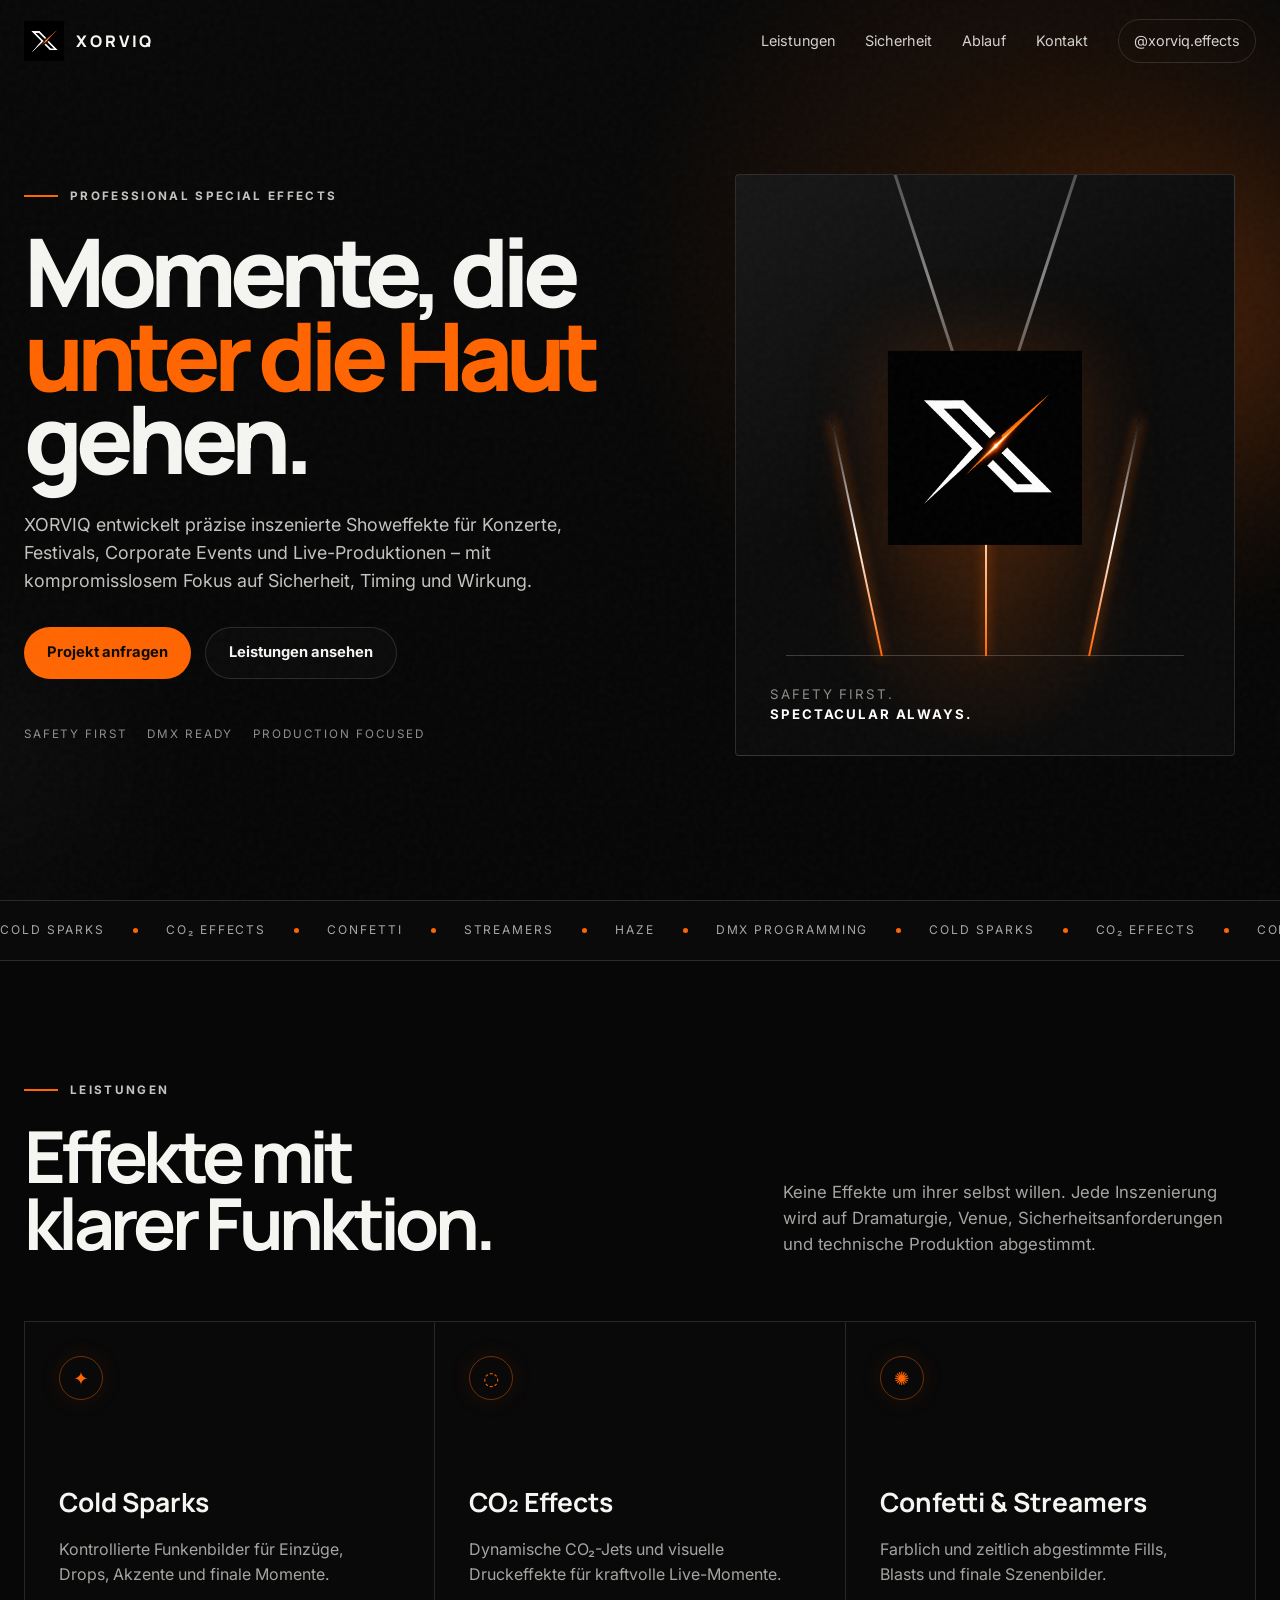
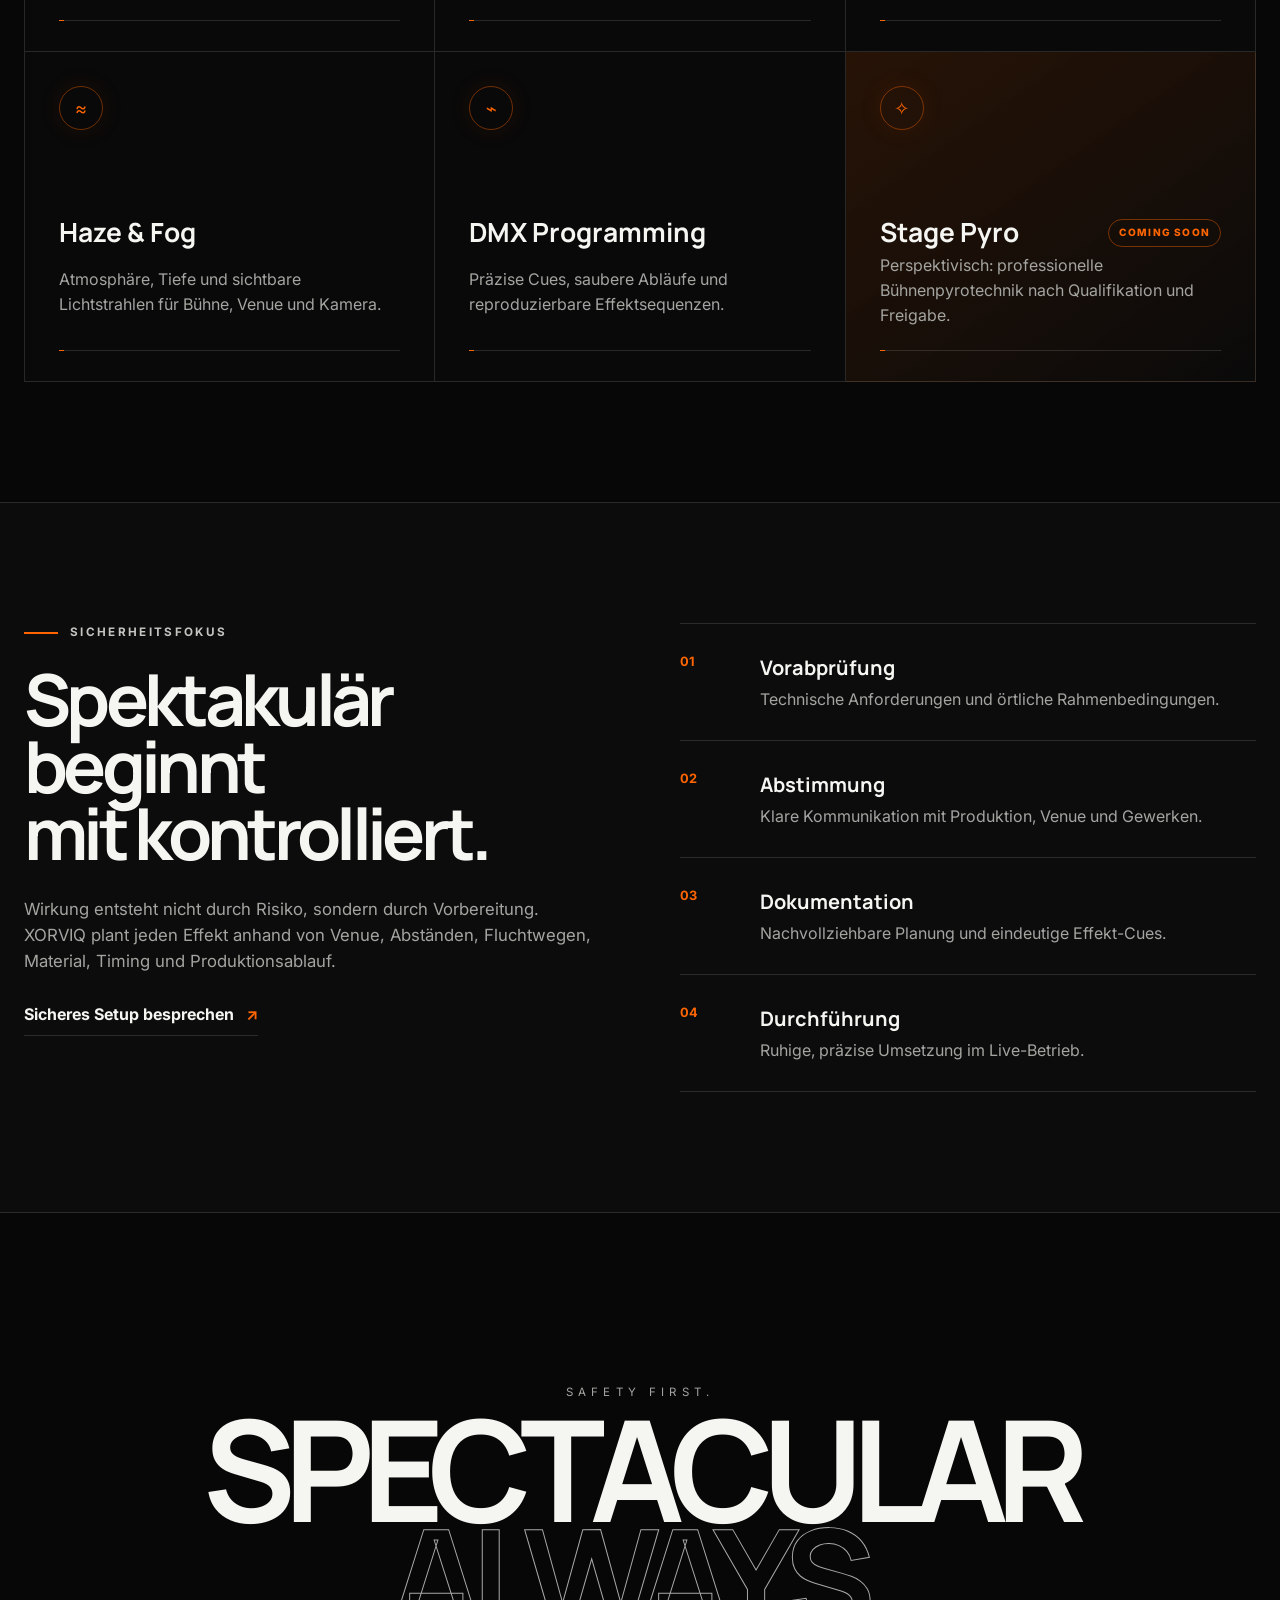
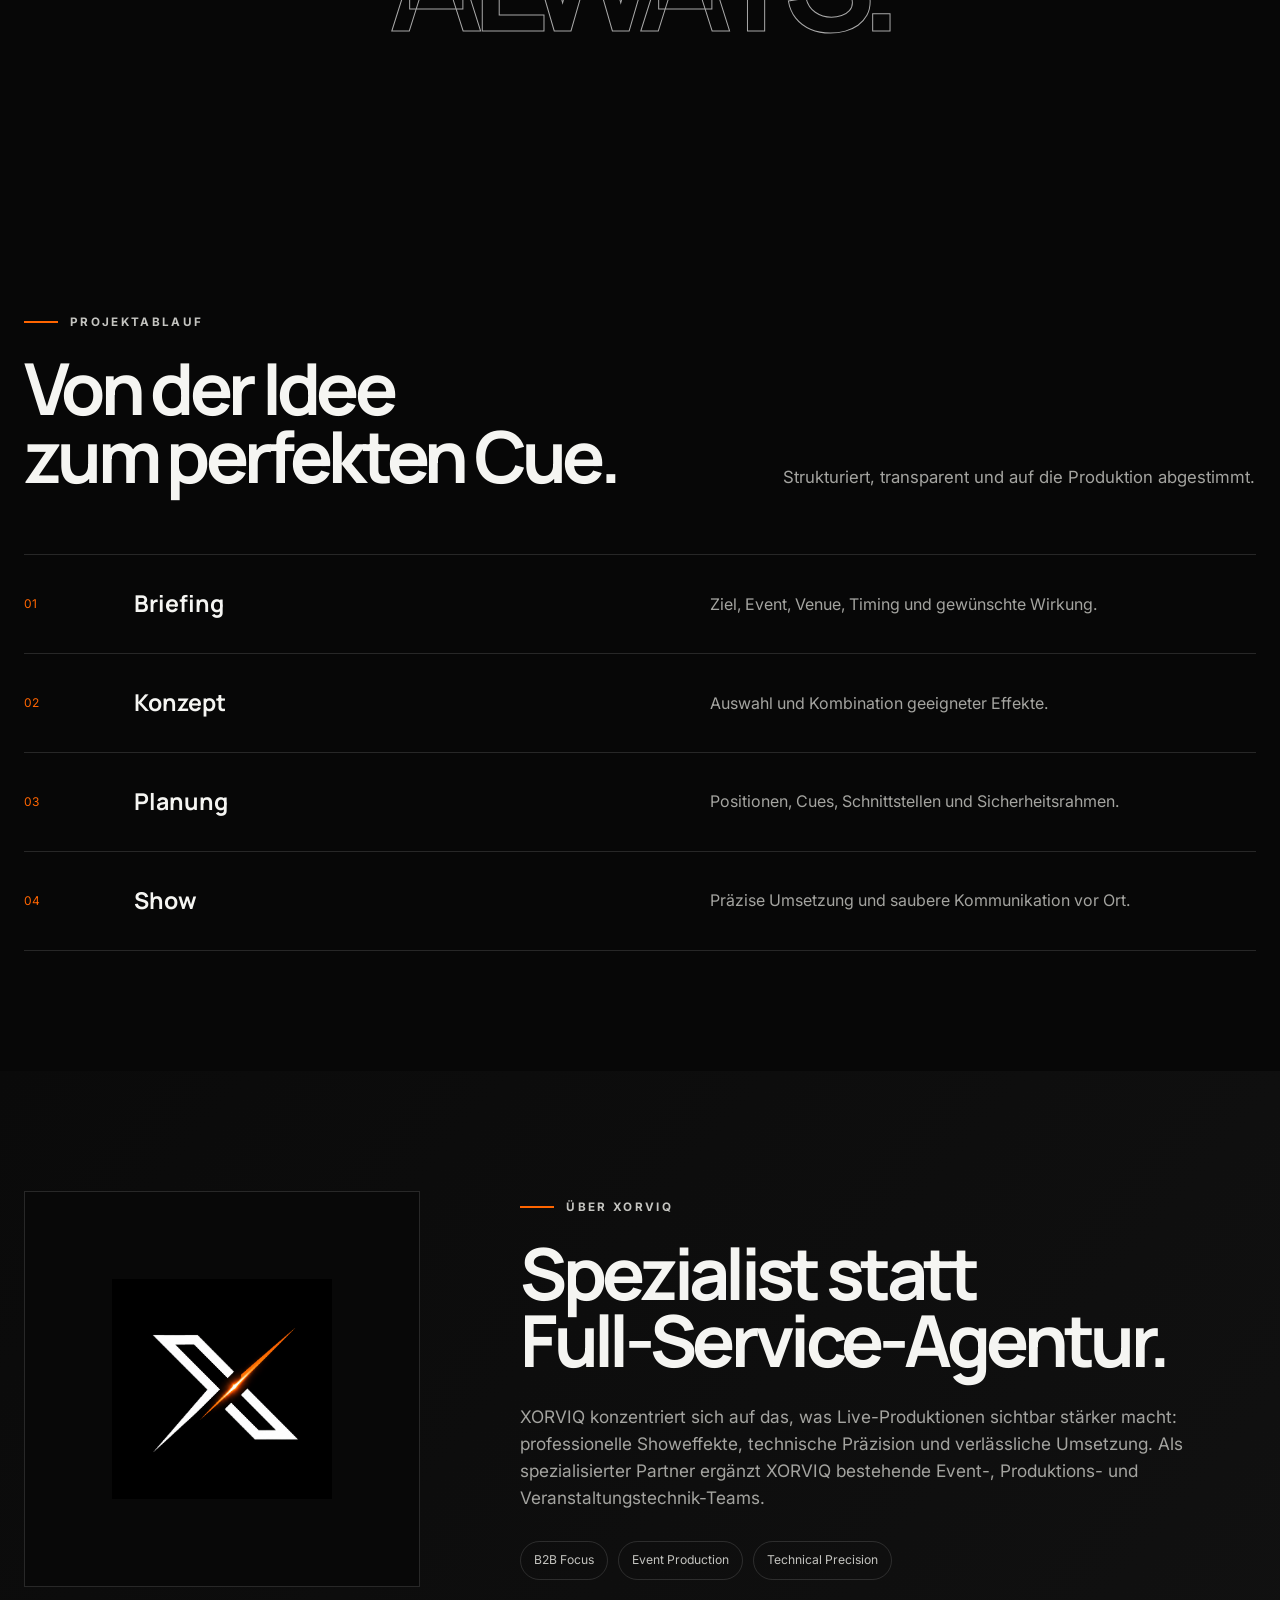
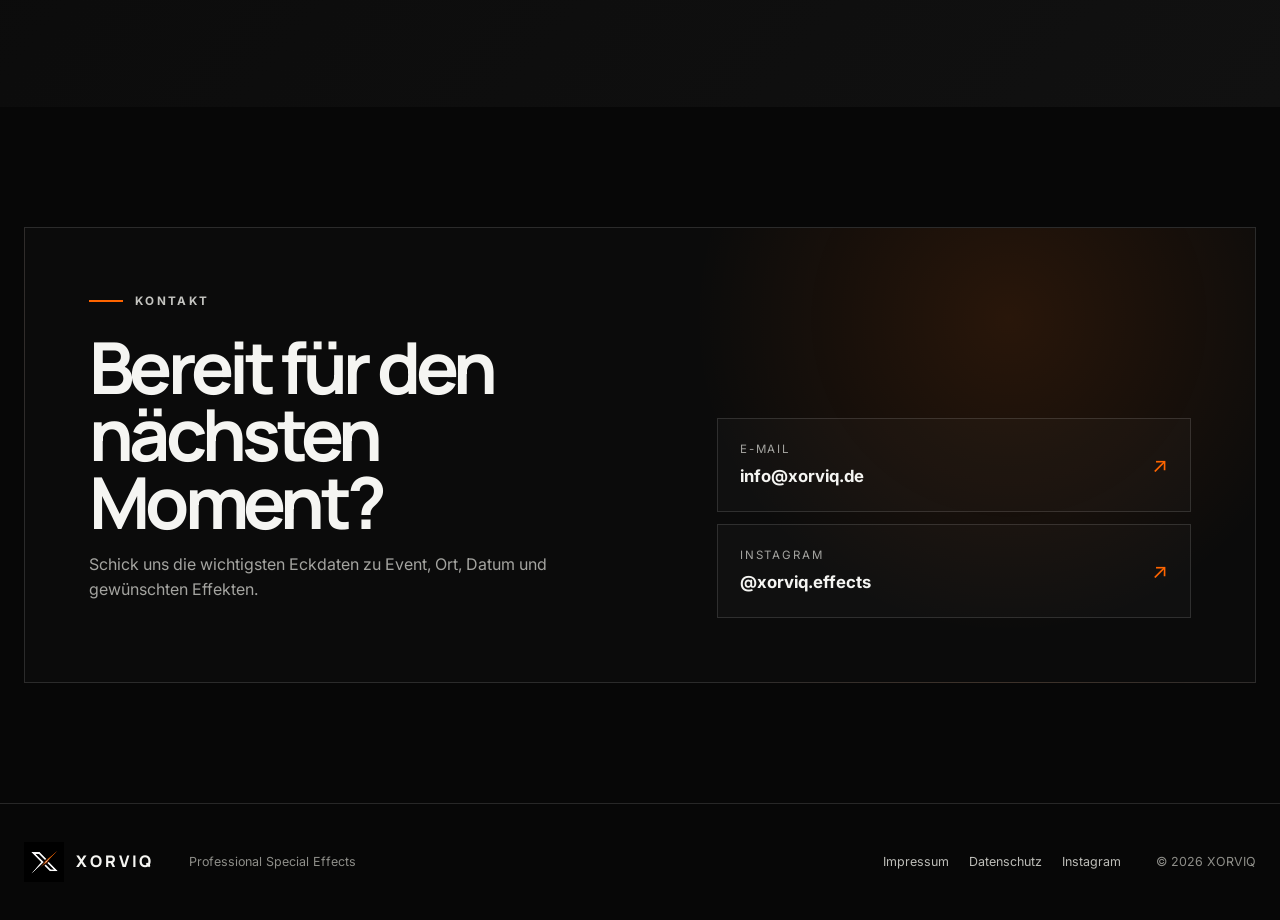
<file: index.html>
<!doctype html>
<html lang="de">
<head>
  <meta charset="utf-8">
  <meta name="viewport" content="width=device-width, initial-scale=1">
  <meta name="theme-color" content="#070707">
  <meta name="description" content="XORVIQ realisiert professionelle Showeffekte für Konzerte, Festivals, Corporate Events und Live-Produktionen – präzise geplant, sicher umgesetzt.">
  <meta name="robots" content="index,follow">
  <meta property="og:title" content="XORVIQ | Professional Special Effects">
  <meta property="og:description" content="Cold Sparks, CO₂, Konfetti, Streamer, Haze und DMX-Programmierung für professionelle Live-Produktionen.">
  <meta property="og:type" content="website">
  <meta property="og:url" content="https://xorviq.com/">
  <title>XORVIQ | Professional Special Effects</title>
  <link rel="icon" href="assets/Xorviq_favicon.png">
  <link rel="apple-touch-icon" href="assets/Xorviq_favicon.png">
  <link rel="stylesheet" href="assets/style.css">
  <script defer src="assets/script.js"></script>
</head>
<body>
  <div class="noise" aria-hidden="true"></div>

  <header class="site-header" id="top">
    <div class="nav-shell">
      <a class="brand" href="#top" aria-label="XORVIQ Startseite">
        <img src="assets/xorviq-x-logo.png" alt="" width="44" height="44">
        <span>XORVIQ</span>
      </a>

      <button class="nav-toggle" type="button" aria-label="Menü öffnen" aria-expanded="false">
        <span></span><span></span>
      </button>

      <nav class="nav-links" aria-label="Hauptnavigation">
        <a href="#leistungen">Leistungen</a>
        <a href="#sicherheit">Sicherheit</a>
        <a href="#ablauf">Ablauf</a>
        <a href="#kontakt">Kontakt</a>
        <a class="nav-instagram" href="https://www.instagram.com/xorviq.effects/" target="_blank" rel="noopener noreferrer">@xorviq.effects</a>
      </nav>
    </div>
  </header>

  <main>
    <section class="hero section">
      <div class="hero-glow hero-glow-one" aria-hidden="true"></div>
      <div class="hero-glow hero-glow-two" aria-hidden="true"></div>

      <div class="container hero-grid">
        <div class="hero-copy reveal">
          <p class="eyebrow"><span></span> Professional Special Effects</p>
          <h1>Momente, die<br><em>unter die Haut</em><br>gehen.</h1>
          <p class="hero-text">
            XORVIQ entwickelt präzise inszenierte Showeffekte für Konzerte, Festivals,
            Corporate Events und Live-Produktionen – mit kompromisslosem Fokus auf
            Sicherheit, Timing und Wirkung.
          </p>
          <div class="hero-actions">
            <a class="button button-primary" href="#kontakt">Projekt anfragen</a>
            <a class="button button-ghost" href="#leistungen">Leistungen ansehen</a>
          </div>
          <div class="hero-meta" aria-label="XORVIQ Eigenschaften">
            <span>Safety First</span>
            <span>DMX Ready</span>
            <span>Production Focused</span>
          </div>
        </div>

        <div class="hero-visual reveal" aria-hidden="true">
          <div class="stage">
            <div class="beam beam-a"></div>
            <div class="beam beam-b"></div>
            <div class="spark spark-a"></div>
            <div class="spark spark-b"></div>
            <div class="spark spark-c"></div>
            <div class="stage-mark">
              <img src="assets/xorviq-x-logo.png" alt="">
            </div>
            <p>Safety First.<br><strong>Spectacular Always.</strong></p>
          </div>
        </div>
      </div>
    </section>

    <section class="ticker" aria-label="Leistungsübersicht">
      <div class="ticker-track">
        <span>Cold Sparks</span><i></i><span>CO₂ Effects</span><i></i><span>Confetti</span><i></i>
        <span>Streamers</span><i></i><span>Haze</span><i></i><span>DMX Programming</span><i></i>
        <span>Cold Sparks</span><i></i><span>CO₂ Effects</span><i></i><span>Confetti</span><i></i>
        <span>Streamers</span><i></i><span>Haze</span><i></i><span>DMX Programming</span>
      </div>
    </section>

    <section class="section services" id="leistungen">
      <div class="container">
        <div class="section-head reveal">
          <div>
            <p class="eyebrow"><span></span> Leistungen</p>
            <h2>Effekte mit<br>klarer Funktion.</h2>
          </div>
          <p>
            Keine Effekte um ihrer selbst willen. Jede Inszenierung wird auf Dramaturgie,
            Venue, Sicherheitsanforderungen und technische Produktion abgestimmt.
          </p>
        </div>

        <div class="service-grid">
          <article class="service-card reveal">
            <span class="service-icon" aria-hidden="true">✦</span>
            <h3>Cold Sparks</h3>
            <p>Kontrollierte Funkenbilder für Einzüge, Drops, Akzente und finale Momente.</p>
            <div class="service-line"></div>
          </article>
          <article class="service-card reveal">
            <span class="service-icon" aria-hidden="true">◌</span>
            <h3>CO₂ Effects</h3>
            <p>Dynamische CO₂-Jets und visuelle Druckeffekte für kraftvolle Live-Momente.</p>
            <div class="service-line"></div>
          </article>
          <article class="service-card reveal">
            <span class="service-icon" aria-hidden="true">✺</span>
            <h3>Confetti & Streamers</h3>
            <p>Farblich und zeitlich abgestimmte Fills, Blasts und finale Szenenbilder.</p>
            <div class="service-line"></div>
          </article>
          <article class="service-card reveal">
            <span class="service-icon" aria-hidden="true">≈</span>
            <h3>Haze & Fog</h3>
            <p>Atmosphäre, Tiefe und sichtbare Lichtstrahlen für Bühne, Venue und Kamera.</p>
            <div class="service-line"></div>
          </article>
          <article class="service-card reveal">
            <span class="service-icon" aria-hidden="true">⌁</span>
            <h3>DMX Programming</h3>
            <p>Präzise Cues, saubere Abläufe und reproduzierbare Effektsequenzen.</p>
            <div class="service-line"></div>
          </article>
          <article class="service-card reveal service-card-accent">
            <span class="service-icon" aria-hidden="true">✧</span>
            <div class="service-title-row"><h3>Stage Pyro</h3><span class="coming-soon">Coming Soon</span></div>
            <p>Perspektivisch: professionelle Bühnenpyrotechnik nach Qualifikation und Freigabe.</p>
            <div class="service-line"></div>
          </article>
        </div>
      </div>
    </section>

    <section class="section safety" id="sicherheit">
      <div class="container safety-grid">
        <div class="safety-copy reveal">
          <p class="eyebrow"><span></span> Sicherheitsfokus</p>
          <h2>Spektakulär beginnt<br>mit kontrolliert.</h2>
          <p>
            Wirkung entsteht nicht durch Risiko, sondern durch Vorbereitung. XORVIQ plant
            jeden Effekt anhand von Venue, Abständen, Fluchtwegen, Material, Timing und
            Produktionsablauf.
          </p>
          <a class="text-link" href="#kontakt">Sicheres Setup besprechen <span>↗</span></a>
        </div>

        <div class="safety-panel reveal">
          <div class="safety-item">
            <strong>01</strong>
            <div><h3>Vorabprüfung</h3><p>Technische Anforderungen und örtliche Rahmenbedingungen.</p></div>
          </div>
          <div class="safety-item">
            <strong>02</strong>
            <div><h3>Abstimmung</h3><p>Klare Kommunikation mit Produktion, Venue und Gewerken.</p></div>
          </div>
          <div class="safety-item">
            <strong>03</strong>
            <div><h3>Dokumentation</h3><p>Nachvollziehbare Planung und eindeutige Effekt-Cues.</p></div>
          </div>
          <div class="safety-item">
            <strong>04</strong>
            <div><h3>Durchführung</h3><p>Ruhige, präzise Umsetzung im Live-Betrieb.</p></div>
          </div>
        </div>
      </div>
    </section>

    <section class="statement section">
      <div class="container reveal">
        <p>SAFETY FIRST.</p>
        <h2>SPECTACULAR<br><span>ALWAYS.</span></h2>
      </div>
    </section>

    <section class="section process" id="ablauf">
      <div class="container">
        <div class="section-head reveal">
          <div>
            <p class="eyebrow"><span></span> Projektablauf</p>
            <h2>Von der Idee<br>zum perfekten Cue.</h2>
          </div>
          <p>Strukturiert, transparent und auf die Produktion abgestimmt.</p>
        </div>

        <ol class="process-list">
          <li class="reveal"><span>01</span><h3>Briefing</h3><p>Ziel, Event, Venue, Timing und gewünschte Wirkung.</p></li>
          <li class="reveal"><span>02</span><h3>Konzept</h3><p>Auswahl und Kombination geeigneter Effekte.</p></li>
          <li class="reveal"><span>03</span><h3>Planung</h3><p>Positionen, Cues, Schnittstellen und Sicherheitsrahmen.</p></li>
          <li class="reveal"><span>04</span><h3>Show</h3><p>Präzise Umsetzung und saubere Kommunikation vor Ort.</p></li>
        </ol>
      </div>
    </section>

    <section class="section about">
      <div class="container about-grid">
        <div class="about-mark reveal">
          <img src="assets/xorviq-x-logo.png" alt="XORVIQ X">
        </div>
        <div class="about-copy reveal">
          <p class="eyebrow"><span></span> Über XORVIQ</p>
          <h2>Spezialist statt<br>Full-Service-Agentur.</h2>
          <p>
            XORVIQ konzentriert sich auf das, was Live-Produktionen sichtbar stärker macht:
            professionelle Showeffekte, technische Präzision und verlässliche Umsetzung.
            Als spezialisierter Partner ergänzt XORVIQ bestehende Event-, Produktions- und
            Veranstaltungstechnik-Teams.
          </p>
          <div class="about-tags">
            <span>B2B Focus</span><span>Event Production</span><span>Technical Precision</span>
          </div>
        </div>
      </div>
    </section>

    <section class="section contact" id="kontakt">
      <div class="container contact-shell reveal">
        <div>
          <p class="eyebrow"><span></span> Kontakt</p>
          <h2>Bereit für den<br>nächsten Moment?</h2>
          <p>
            Schick uns die wichtigsten Eckdaten zu Event, Ort, Datum und gewünschten Effekten.
          </p>
        </div>

        <div class="contact-actions">
          <a class="contact-card" href="mailto:info@xorviq.de?subject=Projektanfrage%20XORVIQ">
            <span>E-Mail</span>
            <strong>info@xorviq.de</strong>
            <i>↗</i>
          </a>
          <a class="contact-card" href="https://www.instagram.com/xorviq.effects/" target="_blank" rel="noopener noreferrer">
            <span>Instagram</span>
            <strong>@xorviq.effects</strong>
            <i>↗</i>
          </a>
        </div>
      </div>
    </section>
  </main>

  <footer class="site-footer">
    <div class="container footer-grid">
      <a class="brand" href="#top">
        <img src="assets/xorviq-x-logo.png" alt="" width="38" height="38">
        <span>XORVIQ</span>
      </a>
      <p>Professional Special Effects</p>
      <div class="footer-links">
        <a href="impressum.html">Impressum</a>
        <a href="datenschutz.html">Datenschutz</a>
        <a href="https://www.instagram.com/xorviq.effects/" target="_blank" rel="noopener noreferrer">Instagram</a>
      </div>
      <p class="copyright">© <span id="year"></span> XORVIQ</p>
    </div>
  </footer>
</body>
</html>
</file>
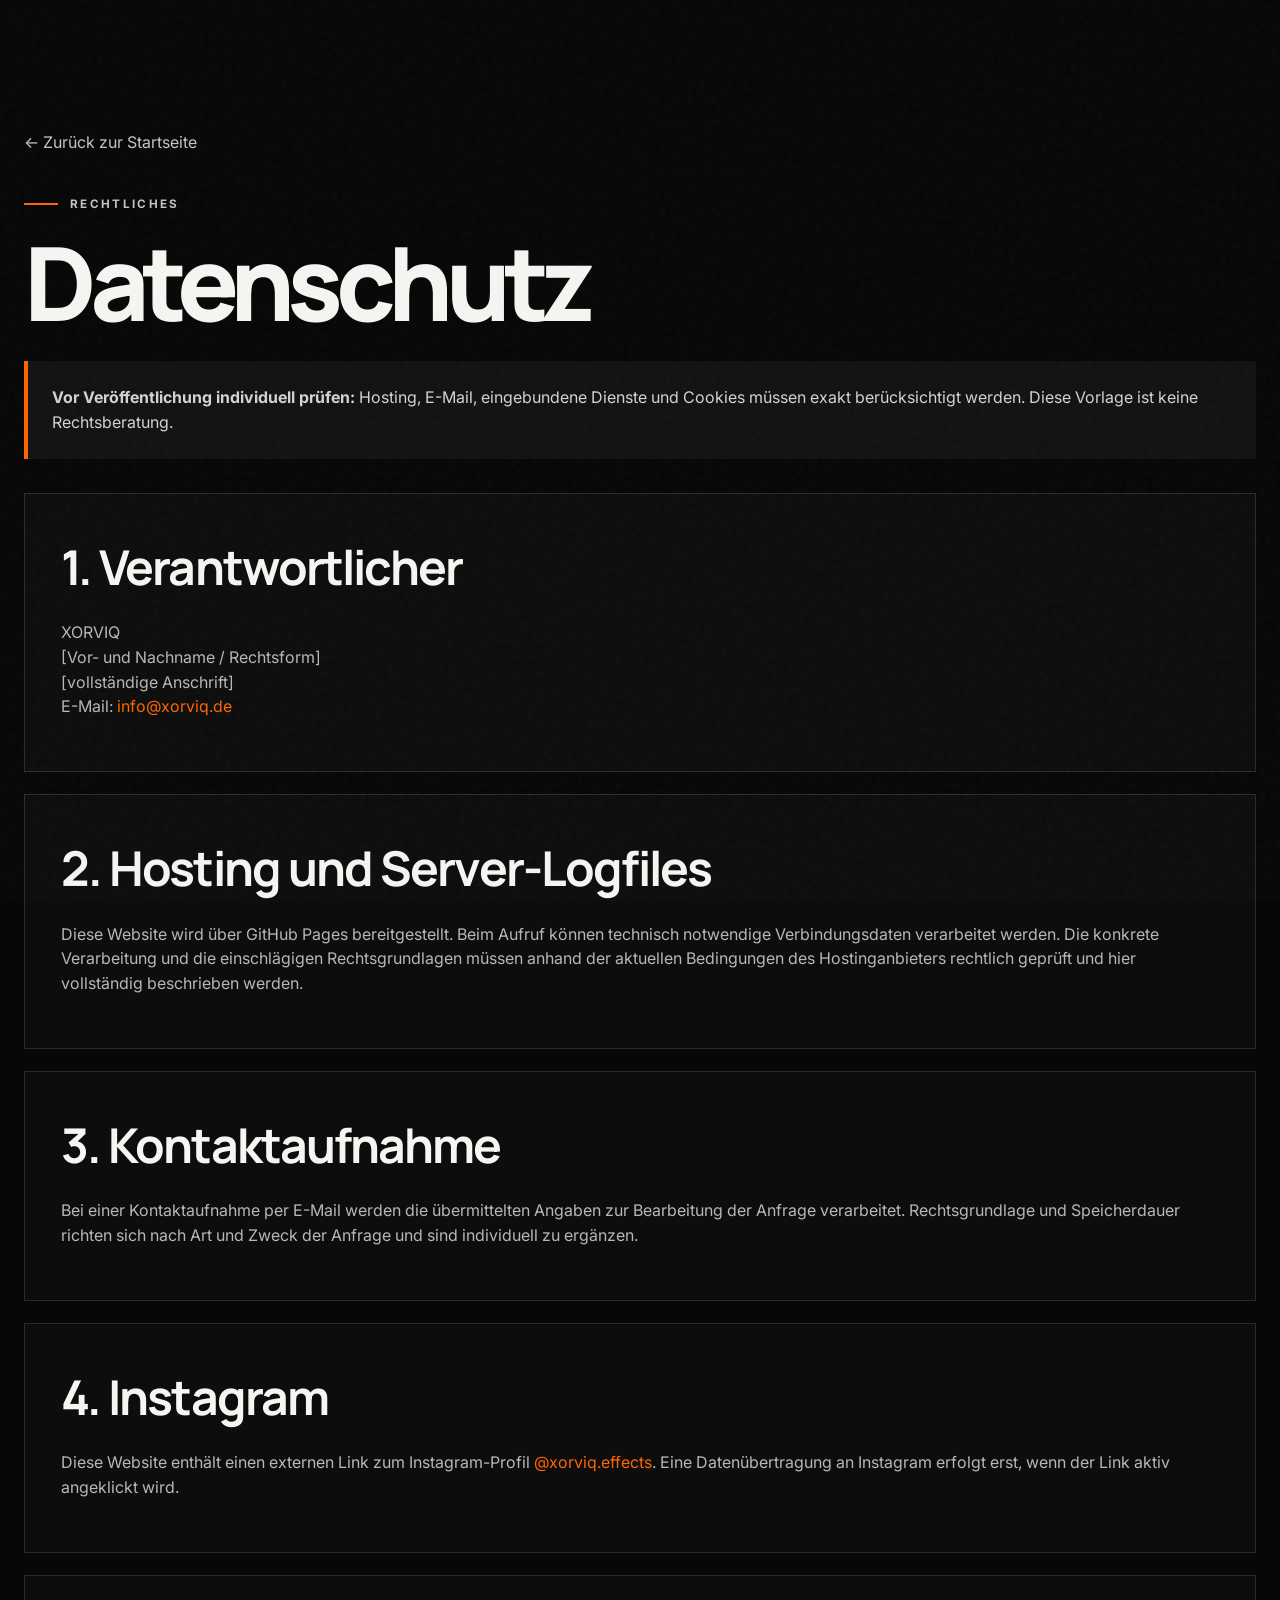
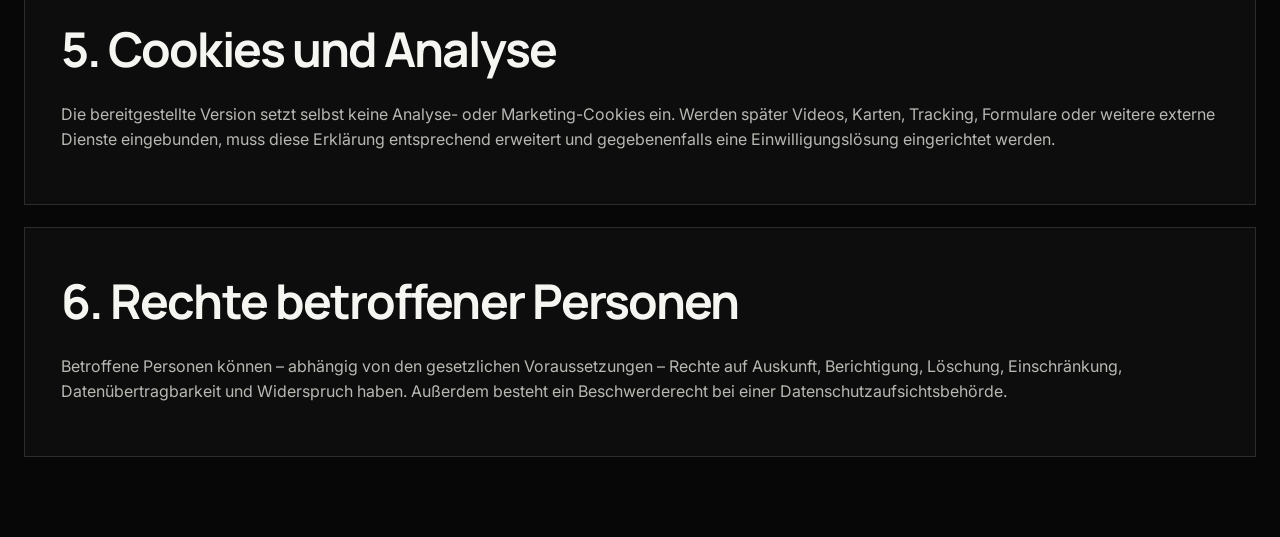
<file: datenschutz.html>
<!doctype html>
<html lang="de">
<head>
  <meta charset="utf-8">
  <meta name="viewport" content="width=device-width, initial-scale=1">
  <meta name="theme-color" content="#070707">
  <meta name="robots" content="noindex,follow">
  <title>Datenschutz | XORVIQ</title>
  <link rel="icon" href="assets/favicon.png">
  <link rel="stylesheet" href="assets/style.css">
</head>
<body>
  <div class="noise" aria-hidden="true"></div>
  <main class="legal-page">
    <div class="container">
      <a class="legal-back" href="index.html">← Zurück zur Startseite</a>
      <p class="eyebrow"><span></span> Rechtliches</p>
      <h1>Datenschutz</h1>

      <div class="legal-notice">
        <strong>Vor Veröffentlichung individuell prüfen:</strong>
        Hosting, E-Mail, eingebundene Dienste und Cookies müssen exakt berücksichtigt werden.
        Diese Vorlage ist keine Rechtsberatung.
      </div>

      <section class="legal-card">
        <h2>1. Verantwortlicher</h2>
        <p>
          XORVIQ<br>
          [Vor- und Nachname / Rechtsform]<br>
          [vollständige Anschrift]<br>
          E-Mail: <a href="mailto:info@xorviq.de">info@xorviq.de</a>
        </p>
      </section>

      <section class="legal-card">
        <h2>2. Hosting und Server-Logfiles</h2>
        <p>
          Diese Website wird über GitHub Pages bereitgestellt. Beim Aufruf können technisch
          notwendige Verbindungsdaten verarbeitet werden. Die konkrete Verarbeitung und die
          einschlägigen Rechtsgrundlagen müssen anhand der aktuellen Bedingungen des Hostinganbieters
          rechtlich geprüft und hier vollständig beschrieben werden.
        </p>
      </section>

      <section class="legal-card">
        <h2>3. Kontaktaufnahme</h2>
        <p>
          Bei einer Kontaktaufnahme per E-Mail werden die übermittelten Angaben zur Bearbeitung
          der Anfrage verarbeitet. Rechtsgrundlage und Speicherdauer richten sich nach Art und
          Zweck der Anfrage und sind individuell zu ergänzen.
        </p>
      </section>

      <section class="legal-card">
        <h2>4. Instagram</h2>
        <p>
          Diese Website enthält einen externen Link zum Instagram-Profil
          <a href="https://www.instagram.com/xorviq.effects/" target="_blank" rel="noopener noreferrer">@xorviq.effects</a>.
          Eine Datenübertragung an Instagram erfolgt erst, wenn der Link aktiv angeklickt wird.
        </p>
      </section>

      <section class="legal-card">
        <h2>5. Cookies und Analyse</h2>
        <p>
          Die bereitgestellte Version setzt selbst keine Analyse- oder Marketing-Cookies ein.
          Werden später Videos, Karten, Tracking, Formulare oder weitere externe Dienste eingebunden,
          muss diese Erklärung entsprechend erweitert und gegebenenfalls eine Einwilligungslösung
          eingerichtet werden.
        </p>
      </section>

      <section class="legal-card">
        <h2>6. Rechte betroffener Personen</h2>
        <p>
          Betroffene Personen können – abhängig von den gesetzlichen Voraussetzungen – Rechte auf
          Auskunft, Berichtigung, Löschung, Einschränkung, Datenübertragbarkeit und Widerspruch haben.
          Außerdem besteht ein Beschwerderecht bei einer Datenschutzaufsichtsbehörde.
        </p>
      </section>
    </div>
  </main>
</body>
</html>
</file>
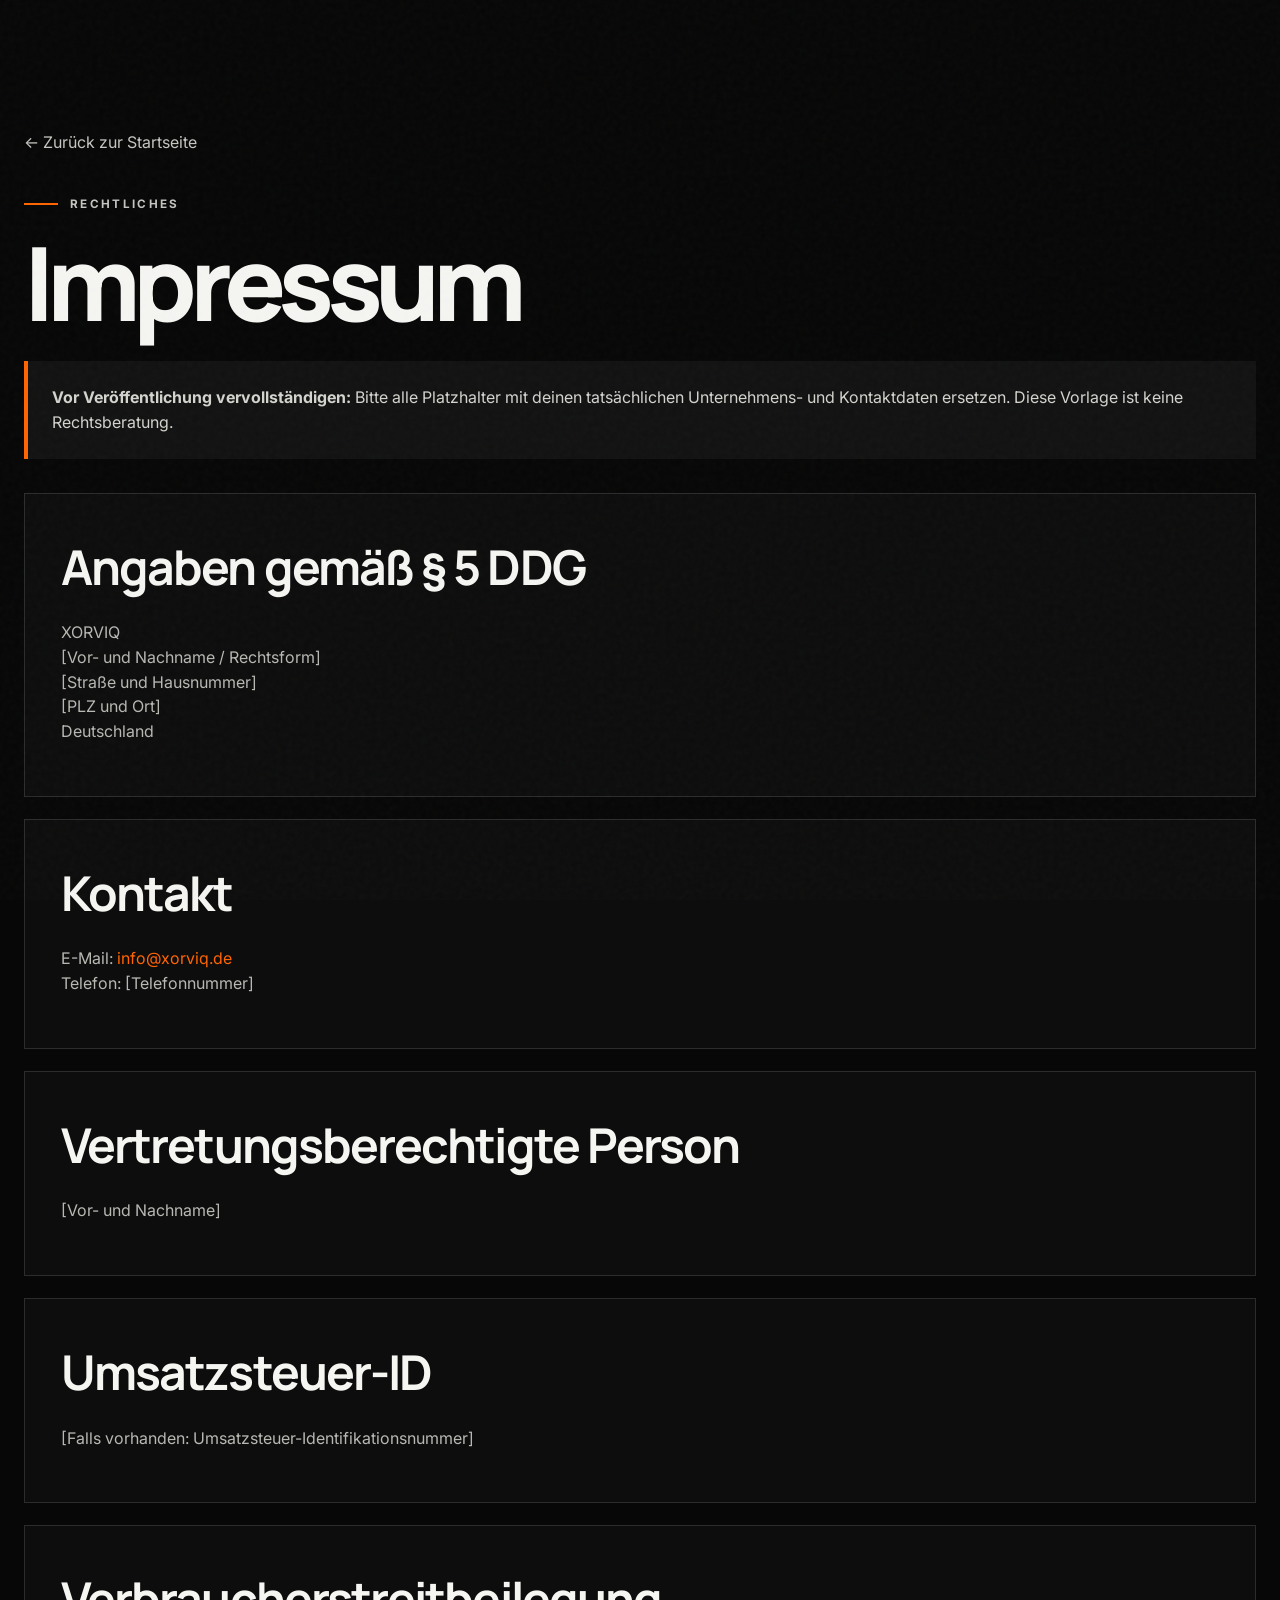
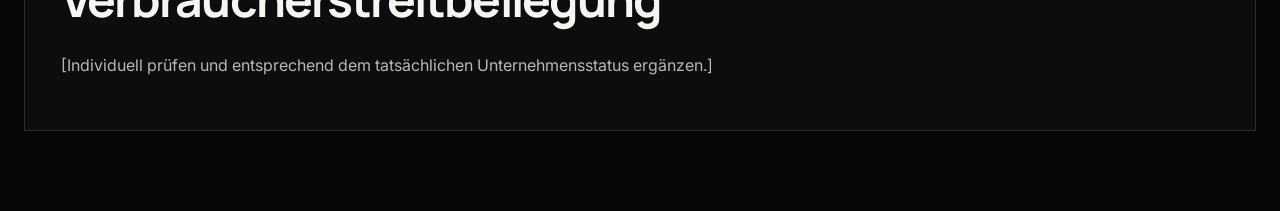
<file: impressum.html>
<!doctype html>
<html lang="de">
<head>
  <meta charset="utf-8">
  <meta name="viewport" content="width=device-width, initial-scale=1">
  <meta name="theme-color" content="#070707">
  <meta name="robots" content="noindex,follow">
  <title>Impressum | XORVIQ</title>
  <link rel="icon" href="assets/favicon.png">
  <link rel="stylesheet" href="assets/style.css">
</head>
<body>
  <div class="noise" aria-hidden="true"></div>
  <main class="legal-page">
    <div class="container">
      <a class="legal-back" href="index.html">← Zurück zur Startseite</a>
      <p class="eyebrow"><span></span> Rechtliches</p>
      <h1>Impressum</h1>

      <div class="legal-notice">
        <strong>Vor Veröffentlichung vervollständigen:</strong>
        Bitte alle Platzhalter mit deinen tatsächlichen Unternehmens- und Kontaktdaten ersetzen.
        Diese Vorlage ist keine Rechtsberatung.
      </div>

      <section class="legal-card">
        <h2>Angaben gemäß § 5 DDG</h2>
        <p>
          XORVIQ<br>
          [Vor- und Nachname / Rechtsform]<br>
          [Straße und Hausnummer]<br>
          [PLZ und Ort]<br>
          Deutschland
        </p>
      </section>

      <section class="legal-card">
        <h2>Kontakt</h2>
        <p>
          E-Mail: <a href="mailto:info@xorviq.de">info@xorviq.de</a><br>
          Telefon: [Telefonnummer]
        </p>
      </section>

      <section class="legal-card">
        <h2>Vertretungsberechtigte Person</h2>
        <p>[Vor- und Nachname]</p>
      </section>

      <section class="legal-card">
        <h2>Umsatzsteuer-ID</h2>
        <p>[Falls vorhanden: Umsatzsteuer-Identifikationsnummer]</p>
      </section>

      <section class="legal-card">
        <h2>Verbraucherstreitbeilegung</h2>
        <p>
          [Individuell prüfen und entsprechend dem tatsächlichen Unternehmensstatus ergänzen.]
        </p>
      </section>
    </div>
  </main>
</body>
</html>
</file>
<file: assets/style.css>
@import url('https://fonts.googleapis.com/css2?family=Inter:wght@400;500;600;700;800&family=Manrope:wght@500;600;700;800&display=swap');

:root{
  --bg:#070707;
  --panel:#101010;
  --panel-2:#151515;
  --text:#f5f5f2;
  --muted:#a4a4a0;
  --line:rgba(255,255,255,.13);
  --orange:#ff6500;
  --orange-2:#ff8a35;
  --max:1240px;
}
*{box-sizing:border-box}
html{scroll-behavior:smooth;overflow-x:hidden}
body{
  margin:0;
  color:var(--text);
  background:var(--bg);
  font-family:Inter,system-ui,-apple-system,BlinkMacSystemFont,"Segoe UI",sans-serif;
  line-height:1.55;
  overflow-x:hidden;
}
body.menu-open{overflow:hidden}
a{color:inherit;text-decoration:none}
img{max-width:100%;display:block}
button{font:inherit}
.noise{
  position:fixed;inset:0;pointer-events:none;z-index:20;opacity:.045;
  background-image:url("data:image/svg+xml,%3Csvg viewBox='0 0 180 180' xmlns='http://www.w3.org/2000/svg'%3E%3Cfilter id='n'%3E%3CfeTurbulence type='fractalNoise' baseFrequency='.9' numOctaves='4' stitchTiles='stitch'/%3E%3C/filter%3E%3Crect width='100%25' height='100%25' filter='url(%23n)' opacity='.65'/%3E%3C/svg%3E");
}
.container{width:min(calc(100% - 48px),var(--max));margin-inline:auto}
.section{padding:120px 0}
.site-header{
  position:fixed;z-index:30;top:0;left:0;right:0;
  border-bottom:1px solid transparent;transition:.25s ease;
}
.site-header.scrolled{
  background:rgba(7,7,7,.84);backdrop-filter:blur(18px);
  border-color:var(--line);
}
.nav-shell{
  width:min(calc(100% - 48px),var(--max));height:82px;margin:auto;
  display:flex;align-items:center;justify-content:space-between;
}
.brand{display:inline-flex;align-items:center;gap:12px;font-family:Manrope,sans-serif;font-weight:800;letter-spacing:.18em}
.brand img{width:40px;height:40px;object-fit:contain}
.nav-links{display:flex;align-items:center;gap:30px;font-size:.9rem}
.nav-links a{color:#d2d2ce;transition:.2s}
.nav-links a:hover{color:#fff}
.nav-instagram{border:1px solid var(--line);border-radius:999px;padding:10px 15px}
.nav-toggle{display:none;background:none;border:0;padding:12px;color:#fff}
.nav-toggle span{display:block;width:25px;height:1px;background:currentColor;margin:7px 0;transition:.2s}

.hero{
  min-height:100svh;padding-top:150px;display:flex;align-items:center;position:relative;overflow:hidden;
  background:
    radial-gradient(circle at 80% 30%,rgba(255,101,0,.13),transparent 34%),
    linear-gradient(180deg,#080808,#060606);
}
.hero-grid{display:grid;grid-template-columns:1.06fr .94fr;gap:80px;align-items:center}
.eyebrow{display:flex;align-items:center;gap:12px;margin:0 0 24px;color:#c4c4c0;text-transform:uppercase;font-size:.73rem;font-weight:700;letter-spacing:.2em}
.eyebrow span{display:block;width:34px;height:2px;background:var(--orange)}
h1,h2,h3{font-family:Manrope,Inter,sans-serif;margin:0}
h1{font-size:clamp(4rem,7.4vw,7.7rem);line-height:.88;letter-spacing:-.072em;font-weight:800}
h1 em{color:var(--orange);font-style:normal}
.hero-text{max-width:700px;color:#c3c3bf;font-size:clamp(1rem,1.4vw,1.2rem);margin:32px 0}
.hero-actions{display:flex;gap:14px;flex-wrap:wrap}
.button{display:inline-flex;align-items:center;justify-content:center;min-height:52px;padding:0 23px;border-radius:999px;font-weight:700;font-size:.92rem;transition:.25s ease}
.button-primary{background:var(--orange);color:#090909}
.button-primary:hover{transform:translateY(-2px);box-shadow:0 12px 38px rgba(255,101,0,.25)}
.button-ghost{border:1px solid var(--line);background:rgba(255,255,255,.02)}
.button-ghost:hover{background:#fff;color:#080808}
.hero-meta{display:flex;gap:20px;flex-wrap:wrap;margin-top:46px;color:#8e8e8a;font-size:.73rem;text-transform:uppercase;letter-spacing:.16em}
.hero-visual{min-height:580px;display:flex;align-items:center;justify-content:center}
.stage{
  width:min(100%,500px);aspect-ratio:.86;position:relative;overflow:hidden;border:1px solid var(--line);
  background:
    linear-gradient(145deg,rgba(255,255,255,.05),transparent 45%),
    radial-gradient(circle at 50% 72%,rgba(255,101,0,.15),transparent 32%),
    #0b0b0b;
  border-radius:4px;
}
.stage:before{content:"";position:absolute;left:10%;right:10%;bottom:17%;height:1px;background:rgba(255,255,255,.2)}
.stage-mark{position:absolute;left:50%;top:47%;transform:translate(-50%,-50%);width:39%;filter:drop-shadow(0 0 40px rgba(255,101,0,.2))}
.stage p{position:absolute;left:34px;bottom:30px;margin:0;color:#8d8d88;font-size:.83rem;text-transform:uppercase;letter-spacing:.14em}
.stage p strong{color:#fff}
.beam{position:absolute;top:-20%;width:3px;height:80%;background:linear-gradient(transparent,rgba(255,255,255,.5),transparent);filter:blur(.3px);transform-origin:top}
.beam-a{left:24%;transform:rotate(-18deg)}
.beam-b{right:24%;transform:rotate(18deg)}
.spark{position:absolute;bottom:17%;width:2px;height:42%;background:linear-gradient(transparent,#fff,var(--orange));box-shadow:0 0 12px var(--orange);transform-origin:bottom;animation:spark 2.2s ease-in-out infinite}
.spark-a{left:29%;transform:rotate(-12deg)}
.spark-b{left:50%;height:52%;animation-delay:.5s}
.spark-c{right:29%;transform:rotate(12deg);animation-delay:1s}
@keyframes spark{0%,100%{opacity:.15;transform:scaleY(.65)}45%{opacity:1;transform:scaleY(1)}}
.hero-glow{position:absolute;border-radius:50%;filter:blur(90px);opacity:.18;pointer-events:none}
.hero-glow-one{width:320px;height:320px;background:var(--orange);right:-70px;top:18%}
.hero-glow-two{width:180px;height:180px;background:#fff;left:-100px;bottom:5%;opacity:.05}

.ticker{overflow:hidden;border-top:1px solid var(--line);border-bottom:1px solid var(--line);padding:20px 0;background:#0a0a0a}
.ticker-track{display:flex;align-items:center;gap:28px;width:max-content;animation:ticker 24s linear infinite;color:#a6a6a2;text-transform:uppercase;font-size:.75rem;letter-spacing:.16em}
.ticker-track i{width:5px;height:5px;border-radius:50%;background:var(--orange)}
@keyframes ticker{to{transform:translateX(-50%)}}

.section-head{display:grid;grid-template-columns:1.2fr .8fr;gap:50px;align-items:end;margin-bottom:64px}
.section-head h2,.safety h2,.about h2,.contact h2{font-size:clamp(3rem,5.6vw,6rem);line-height:.94;letter-spacing:-.065em}
.section-head>p{color:var(--muted);max-width:540px;margin:0;font-size:1.05rem}
.service-grid{display:grid;grid-template-columns:repeat(3,1fr);border-left:1px solid var(--line);border-top:1px solid var(--line)}
.service-card{min-height:300px;padding:30px;border-right:1px solid var(--line);border-bottom:1px solid var(--line);position:relative;background:#090909;transition:.25s}
.service-card:hover{background:#111;transform:translateY(-4px)}
.service-card-accent{background:linear-gradient(145deg,rgba(255,101,0,.13),#0a0a0a)}
.service-number{color:var(--orange);font-size:.73rem;letter-spacing:.12em}
.service-card h3{font-size:1.55rem;margin:78px 0 14px}
.service-card p{color:var(--muted);margin:0;max-width:330px}
.service-line{position:absolute;left:30px;right:30px;bottom:28px;height:1px;background:var(--line)}
.service-line:after{content:"";position:absolute;left:0;top:-2px;width:5px;height:5px;background:var(--orange);border-radius:50%}

.safety{background:#0c0c0c;border-top:1px solid var(--line);border-bottom:1px solid var(--line)}
.safety-grid{display:grid;grid-template-columns:1fr 1fr;gap:80px}
.safety-copy>p:not(.eyebrow){color:var(--muted);font-size:1.05rem;max-width:610px;margin:28px 0}
.text-link{display:inline-flex;gap:12px;align-items:center;border-bottom:1px solid var(--line);padding-bottom:8px;font-weight:700}
.text-link span{color:var(--orange)}
.safety-panel{border-top:1px solid var(--line)}
.safety-item{display:grid;grid-template-columns:70px 1fr;gap:10px;padding:28px 0;border-bottom:1px solid var(--line)}
.safety-item strong{color:var(--orange);font-size:.8rem}
.safety-item h3{font-size:1.25rem;margin-bottom:4px}
.safety-item p{color:var(--muted);margin:0}

.statement{padding:160px 0;text-align:center;overflow:hidden}
.statement p{color:var(--muted);letter-spacing:.45em;font-size:.72rem}
.statement h2{font-size:clamp(4.3rem,11vw,12rem);line-height:.78;letter-spacing:-.085em}
.statement h2 span{-webkit-text-stroke:1px rgba(255,255,255,.65);color:transparent}

.process-list{list-style:none;padding:0;margin:0;border-top:1px solid var(--line)}
.process-list li{display:grid;grid-template-columns:80px 1fr 1fr;align-items:center;gap:30px;padding:31px 0;border-bottom:1px solid var(--line)}
.process-list li>span{color:var(--orange);font-size:.75rem}
.process-list h3{font-size:1.45rem}
.process-list p{margin:0;color:var(--muted)}

.about{background:linear-gradient(130deg,#0a0a0a,#111)}
.about-grid{display:grid;grid-template-columns:.7fr 1.3fr;gap:100px;align-items:center}
.about-mark{border:1px solid var(--line);aspect-ratio:1;display:grid;place-items:center;background:#080808}
.about-mark img{width:56%}
.about-copy>p:not(.eyebrow){color:var(--muted);font-size:1.08rem;margin:30px 0}
.about-tags{display:flex;flex-wrap:wrap;gap:10px}
.about-tags span{border:1px solid var(--line);padding:9px 13px;border-radius:999px;color:#c3c3bf;font-size:.76rem}

.contact-shell{border:1px solid var(--line);padding:64px;display:grid;grid-template-columns:1fr .85fr;gap:70px;background:radial-gradient(circle at 80% 20%,rgba(255,101,0,.12),transparent 30%),#0b0b0b}
.contact-shell>div>p:not(.eyebrow){color:var(--muted);max-width:600px}
.contact-actions{display:grid;gap:12px;align-content:end}
.contact-card{display:grid;grid-template-columns:1fr auto;grid-template-areas:"small arrow" "strong arrow";align-items:center;padding:22px;border:1px solid var(--line);background:rgba(255,255,255,.018);transition:.22s}
.contact-card:hover{background:#fff;color:#080808}
.contact-card span{grid-area:small;color:var(--muted);font-size:.72rem;text-transform:uppercase;letter-spacing:.16em}
.contact-card strong{grid-area:strong;font-size:1.05rem;margin-top:4px}
.contact-card i{grid-area:arrow;font-style:normal;font-size:1.3rem;color:var(--orange)}

.site-footer{padding:38px 0;border-top:1px solid var(--line)}
.footer-grid{display:grid;grid-template-columns:auto 1fr auto auto;gap:35px;align-items:center}
.footer-grid>p{margin:0;color:#8e8e89;font-size:.78rem}
.footer-links{display:flex;gap:20px;font-size:.78rem;color:#bdbdb8}
.copyright{white-space:nowrap}

.reveal{opacity:0;transform:translateY(28px);transition:opacity .7s ease,transform .7s ease}
.reveal.visible{opacity:1;transform:none}

.legal-page{min-height:100vh;padding:130px 0 80px}
.legal-back{display:inline-flex;margin-bottom:40px;color:#c6c6c1}
.legal-page h1{font-size:clamp(3rem,8vw,7rem);overflow-wrap:anywhere}
.legal-notice{margin:34px 0;padding:24px;border-left:4px solid var(--orange);background:#121212;color:#d4d4cf}
.legal-card{border:1px solid var(--line);padding:36px;margin-top:22px;background:#0d0d0d}
.legal-card h2{font-size:clamp(1.7rem,4vw,3rem);letter-spacing:-.04em;margin-bottom:12px}
.legal-card p,.legal-card li{color:#b8b8b3}
.legal-card a{color:var(--orange)}

@media (max-width:900px){
  .section{padding:90px 0}
  .hero-grid,.safety-grid,.about-grid,.contact-shell{grid-template-columns:1fr}
  .hero{padding-top:125px}
  .hero-visual{min-height:440px}
  .stage{max-width:460px}
  .section-head{grid-template-columns:1fr;gap:22px}
  .service-grid{grid-template-columns:repeat(2,1fr)}
  .contact-shell{padding:40px}
  .footer-grid{grid-template-columns:1fr 1fr}
  .nav-toggle{display:block;z-index:2}
  .nav-links{
    position:fixed;inset:0;background:#080808;display:flex;flex-direction:column;justify-content:center;
    align-items:center;gap:28px;font-size:1.35rem;transform:translateX(100%);transition:.3s ease;
  }
  .nav-links.open{transform:none}
  .nav-toggle.open span:first-child{transform:translateY(4px) rotate(45deg)}
  .nav-toggle.open span:last-child{transform:translateY(-4px) rotate(-45deg)}
}
@media (max-width:620px){
  .container,.nav-shell{width:min(calc(100% - 30px),var(--max))}
  .section{padding:72px 0}
  .nav-shell{height:72px}
  h1{font-size:clamp(3.3rem,15vw,5.4rem)}
  .hero{min-height:auto;padding-bottom:80px}
  .hero-grid{gap:38px}
  .hero-text{font-size:.98rem}
  .hero-meta{gap:12px}
  .hero-visual{min-height:350px}
  .stage{max-width:330px}
  .stage p{left:20px;bottom:18px;font-size:.68rem}
  .service-grid{grid-template-columns:1fr}
  .service-card{min-height:260px}
  .process-list li{grid-template-columns:46px 1fr;gap:12px}
  .process-list p{grid-column:2}
  .statement{padding:110px 0}
  .contact-shell{padding:28px 20px}
  .footer-grid{grid-template-columns:1fr}
  .footer-links{flex-wrap:wrap}
  .legal-card{padding:24px 18px}
}
@media (prefers-reduced-motion:reduce){
  html{scroll-behavior:auto}
  *,*:before,*:after{animation:none!important;transition:none!important}
  .reveal{opacity:1;transform:none}
}


/* XORVIQ 3.1 – Services ohne Nummerierung */
.service-card{
  min-height:330px;
  padding:34px;
  transition:transform .28s ease,background .28s ease,box-shadow .28s ease,border-color .28s ease;
}
.service-card:hover{
  background:#111;
  transform:translateY(-6px);
  box-shadow:0 18px 50px rgba(255,101,0,.12),inset 0 0 0 1px rgba(255,101,0,.18);
  border-color:rgba(255,101,0,.35);
}
.service-number{display:none!important}
.service-icon{
  display:grid;
  place-items:center;
  width:44px;
  height:44px;
  border:1px solid rgba(255,101,0,.42);
  border-radius:50%;
  color:var(--orange);
  font-size:1.15rem;
  box-shadow:0 0 26px rgba(255,101,0,.08);
  transition:transform .28s ease,box-shadow .28s ease,background .28s ease;
}
.service-card:hover .service-icon{
  transform:scale(1.08) rotate(4deg);
  background:rgba(255,101,0,.08);
  box-shadow:0 0 30px rgba(255,101,0,.2);
}
.service-card h3{
  font-size:1.65rem;
  margin:82px 0 14px;
}
.service-title-row{
  display:flex;
  align-items:center;
  justify-content:space-between;
  gap:14px;
  margin-top:82px;
}
.service-title-row h3{margin:0}
.coming-soon{
  display:inline-flex;
  align-items:center;
  min-height:28px;
  padding:0 10px;
  border:1px solid rgba(255,101,0,.42);
  border-radius:999px;
  color:var(--orange);
  font-size:.63rem;
  font-weight:800;
  letter-spacing:.12em;
  text-transform:uppercase;
  white-space:nowrap;
}
.service-line{left:34px;right:34px;bottom:30px;overflow:hidden}
.service-line:before{
  content:"";
  position:absolute;
  inset:0;
  background:linear-gradient(90deg,var(--orange),transparent);
  transform:translateX(-105%);
  transition:transform .35s ease;
}
.service-card:hover .service-line:before{transform:none}

@media (max-width:620px){
  .service-card{min-height:285px}
  .service-title-row{align-items:flex-start;flex-direction:column}
}


/* XORVIQ – Bald verfügbar */
.status-banner{display:grid;gap:4px;max-width:720px;margin:28px 0;padding:18px 20px;border-left:4px solid var(--orange);background:#121212}
.status-banner span{color:var(--muted);font-size:.92rem}
.launch-badge{position:absolute;bottom:24px;left:50%;transform:translateX(-50%);border:1px solid rgba(255,101,0,.4);color:var(--orange);padding:8px 12px;border-radius:999px;font-size:.68rem;font-weight:800;letter-spacing:.16em}
.badge{position:absolute;left:34px;bottom:28px;border:1px solid rgba(255,101,0,.35);color:var(--orange);padding:7px 10px;border-radius:999px;font-size:.64rem;font-weight:800;letter-spacing:.1em;text-transform:uppercase}
.badge-later{color:#d7d7d2;border-color:var(--line)}
.status-section{background:#0c0c0c;border-block:1px solid var(--line)}
.status-copy{color:var(--muted);max-width:650px}
.status-list{border-top:1px solid var(--line)}
.status-list div{display:flex;justify-content:space-between;gap:20px;padding:23px 0;border-bottom:1px solid var(--line)}
.status-list span{color:var(--muted);text-align:right}
.contact-note{grid-column:1/-1;margin:0;padding-top:22px;border-top:1px solid var(--line);color:#888!important;font-size:.82rem}
@media(max-width:620px){.status-list div{flex-direction:column;gap:4px}.status-list span{text-align:left}}
</file>
